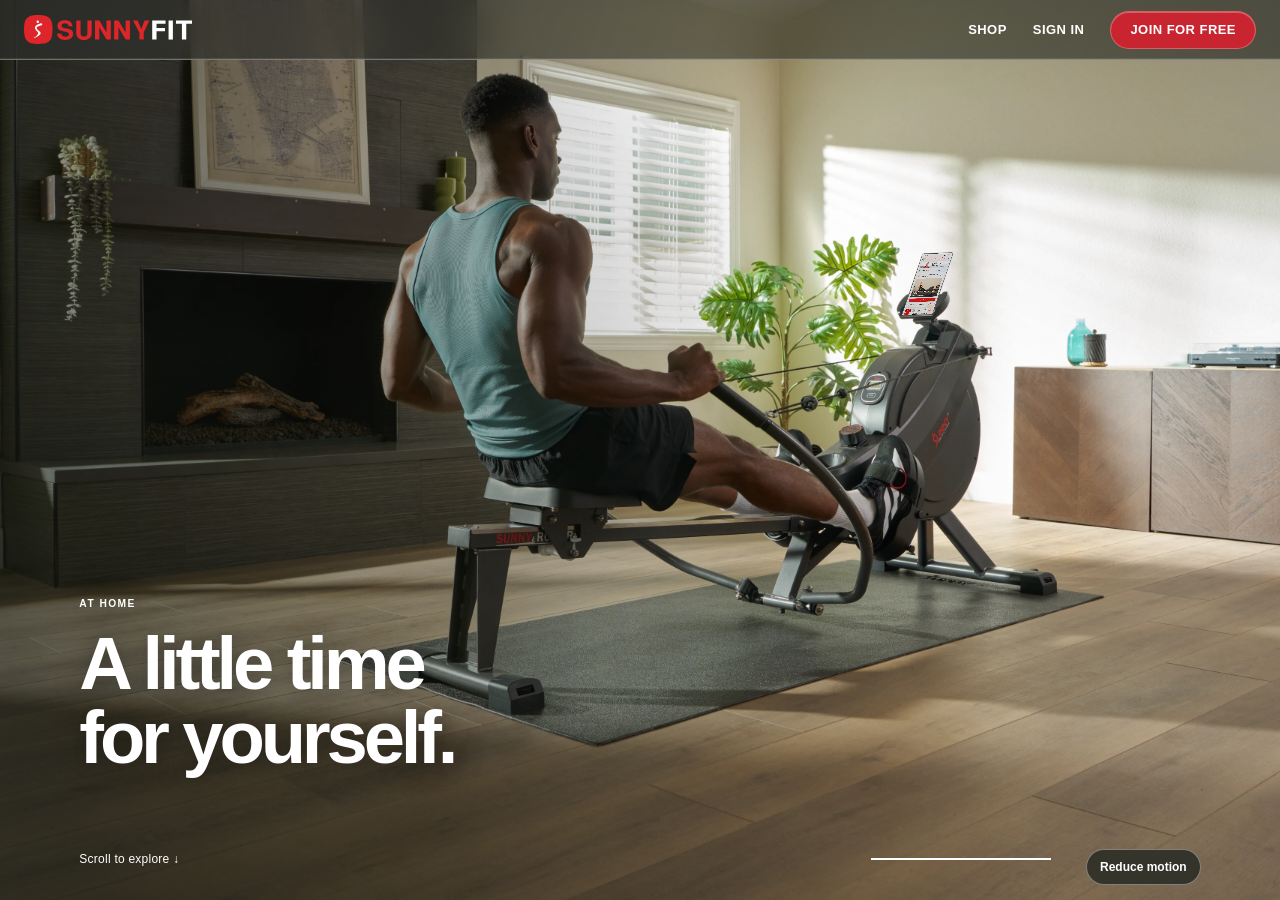
<file: index.html>
<!doctype html>
<html lang="en">
<head>
<meta charset="utf-8">
<meta name="viewport" content="width=device-width, initial-scale=1, viewport-fit=cover">
<meta name="theme-color" content="#191b19">
<link rel="icon" href="media/saving-mark.png">
<title>SunnyFit 3.0</title>
<link rel="stylesheet" href="workout.css">
<style>
:root{
  --ink:#20231f;--paper:#f8f6f2;--gutter:clamp(22px,6.2vw,120px);--bar:60px;
  font-family:Inter,"Helvetica Neue",Arial,sans-serif;color-scheme:light
}
*{box-sizing:border-box}
html,body{margin:0;height:100%;overflow:hidden;background:#181b18;color:#fff}
a{color:inherit}
button,summary{font:inherit}
a:focus-visible,button:focus-visible,summary:focus-visible{outline:3px solid #ffb0ad;outline-offset:3px}
.site-bar,.menu-sheet{
  border:1px solid #ffffff51;
  background:linear-gradient(110deg,rgba(46,47,44,.72),rgba(48,51,47,.58) 55%,rgba(45,48,44,.68));
  -webkit-backdrop-filter:blur(22px) saturate(148%);backdrop-filter:blur(22px) saturate(148%);
  box-shadow:inset 0 1px 0 #ffffff45,inset 0 -1px 0 #ffffff16,0 5px 22px #171a1519;color:#fff
}
.site-bar{position:fixed;z-index:5;inset:0 0 auto;height:var(--bar);border:0;border-bottom:1px solid #ffffff50;border-radius:0;padding:0 24px;display:flex;align-items:center;justify-content:space-between;box-shadow:inset 0 -1px 0 #ffffff16}
.site-brand{display:flex;align-items:center;min-height:44px;text-decoration:none}
.site-brand img{display:block;width:168px;height:auto}
.desktop-nav,.account-links{display:flex;align-items:center;gap:26px}
.desktop-nav a{text-decoration:none;text-transform:uppercase;font-size:13px;font-weight:650;letter-spacing:.035em;display:inline-flex;align-items:center;min-height:44px}
.desktop-nav a:hover,.menu-sheet a:hover{text-decoration:underline;text-underline-offset:4px}
.desktop-nav .join,.account-links .join{
  min-height:38px;padding:0 19px;display:inline-flex;justify-content:center;align-items:center;border-radius:999px;
  background:#c92531;color:white;border:1px solid #ffffff44;box-shadow:inset 0 1px 0 #ffffff42;font-weight:700
}
.menu-trigger,.menu-close{display:none;place-items:center;width:44px;height:44px;padding:0;border:0;border-radius:50%;background:transparent;color:white;cursor:pointer}
.menu-trigger span,.menu-trigger span:before,.menu-trigger span:after{width:21px;height:2px;border-radius:2px;background:currentColor;display:block}
.menu-trigger span:before,.menu-trigger span:after{content:"";position:relative;top:-6px}
.menu-trigger span:after{top:4px}
.menu-sheet{position:fixed;inset:76px 12px auto auto;max-height:calc(100dvh - 92px);width:min(420px,calc(100vw - 24px));margin:0;border-radius:22px;padding:0 22px 22px;
 background:linear-gradient(145deg,rgba(40,44,40,.93),rgba(44,48,44,.87));overflow:auto}
.menu-sheet::backdrop{background:#171b193b}
.menu-top{display:flex;justify-content:space-between;align-items:center;padding:10px 0 2px;font-weight:650}
.menu-close{display:grid;font-size:26px}
.menu-sheet details{border-bottom:1px solid #ffffff36}
.menu-sheet summary{list-style:none;cursor:pointer;display:flex;align-items:center;justify-content:space-between;min-height:52px;font-weight:600}
.menu-sheet summary::-webkit-details-marker{display:none}
.menu-sheet summary:after{content:"";display:block;width:8px;height:8px;border-bottom:1.5px solid;border-right:1.5px solid;transform:rotate(45deg);margin:0 5px 4px 0}
.menu-sheet details[open] summary:after{transform:rotate(225deg);margin-bottom:-4px}
.menu-sheet details a{min-height:40px;display:flex;align-items:center;padding:0 8px;text-decoration:none;color:#f1f3eb;font-size:14px}
.account-links{margin-top:22px;gap:12px}.account-links a{min-height:44px;text-decoration:none;font-size:14px}
.account-links .signin{padding:0 18px;display:inline-flex;align-items:center;border:1px solid #ffffff66;border-radius:999px}
.skip{position:fixed;z-index:8;left:20px;top:12px;padding:12px 18px;background:#191c19;color:#fff;transform:translateY(-170%)}
.skip:focus{transform:none}
.track{position:fixed;inset:0;z-index:2;overflow-x:hidden;overflow-y:auto;overscroll-behavior:contain;scrollbar-width:none;touch-action:pan-y pinch-zoom}
.track::-webkit-scrollbar{display:none}
.track:focus-visible{outline:2px solid #ffb0ad;outline-offset:-3px}
.scroll-distance{height:450vh;height:450svh;position:relative;pointer-events:none}
#sunnyfit-home{position:absolute;bottom:0;height:100%;max-height:100vh;pointer-events:none}
.stage{position:fixed;inset:0;overflow:hidden;background:#1b1e1b;isolation:isolate}
canvas{display:block;position:absolute;inset:0;width:100%;height:100%}
.copy{position:absolute;left:var(--gutter);max-width:47%;pointer-events:none}
.gym-copy{bottom:14%;text-shadow:0 2px 26px #16171088}
.home-copy{top:49%;transform:translateY(-50%);color:var(--ink);opacity:0}
.eyebrow{font-size:clamp(10px,.8vw,13px);font-weight:700;letter-spacing:.14em;text-transform:uppercase;margin:0 0 18px}
h1,h2{margin:0;font-size:clamp(48px,5.8vw,110px);line-height:.99;letter-spacing:-.056em;font-weight:600;text-wrap:balance}
.support{font-size:clamp(16px,1.34vw,23px);line-height:1.45;color:#545950;max-width:29ch;margin:22px 0 0}
footer{position:absolute;bottom:clamp(14px,3.8vh,44px);inset-inline:var(--gutter);display:flex;align-items:center;justify-content:space-between;font-size:12px;letter-spacing:.02em;color:#fff}
.rail{width:min(180px,23vw);height:2px;background:currentColor;position:relative}
.rail span{display:block;background:#df2b33;height:3px;position:absolute;inset:0 auto auto 0;width:0}
.motion-toggle{position:fixed;z-index:5;right:var(--gutter);bottom:calc(15px + env(safe-area-inset-bottom));min-height:36px;padding:0 13px;border:1px solid #ffffff60;border-radius:999px;background:#232722c9;color:#fff;font-size:12px;font-weight:600;cursor:pointer;-webkit-backdrop-filter:blur(12px);backdrop-filter:blur(12px)}
footer{right:calc(var(--gutter) + 150px)}
@media(max-width:1023px){
 :root{--bar:52px}
 .site-bar{height:calc(var(--bar) + env(safe-area-inset-top));padding:env(safe-area-inset-top) 12px 0 20px}
 .site-brand img{width:137px}.desktop-nav{display:none}.menu-trigger{display:grid}
 .menu-sheet{top:calc(68px + env(safe-area-inset-top))}
}
@media(max-width:740px) and (orientation:portrait),(max-aspect-ratio:4/5){
 :root{--gutter:clamp(18px,5.4vw,32px)}
 .copy{max-width:calc(100% - var(--gutter) * 2)}
 .gym-copy{bottom:12%}.home-copy{top:66%;transform:none}
 .eyebrow{margin-bottom:10px;font-size:10px}
 h1,h2{font-size:clamp(33px,min(10.5vw,6.8svh),68px);line-height:1.02}
 .support{margin-top:10px;font-size:clamp(14px,3.75vw,19px);max-width:34ch}
 footer{bottom:calc(18px + env(safe-area-inset-bottom));font-size:11px}
}
@media(max-height:500px) and (orientation:landscape){.gym-copy{bottom:17%}.eyebrow{margin-bottom:8px}.support{margin-top:8px}h1,h2{font-size:clamp(31px,5vw,54px)}}
@supports not ((backdrop-filter:blur(2px)) or (-webkit-backdrop-filter:blur(2px))){.site-bar,.menu-sheet{background:#353a36f5}}
@media(max-width:740px){footer .rail{display:none}}

html:has(.menu-sheet[open]){overflow:hidden}.menu-sheet{overscroll-behavior:contain}
</style>
</head>
<body>
<a class="skip" href="#sunnyfit-home">Skip to SunnyFit Home</a>
<header class="site-bar">
  <a class="site-brand" href="#home-gym" aria-label="SunnyFit home"><img id="logo" src="media/logo.svg" width="188" height="32" alt="SunnyFit"></a>
  <nav class="desktop-nav" aria-label="Main navigation">
    <a href="https://sunnyhealthfitness.com/">Shop</a>
    <a href="https://sunnyfit.com/sign">Sign in</a>
    <a class="join" href="https://sunnyfit.com/signup">Join for free</a>
  </nav>
  <button class="menu-trigger" type="button" aria-label="Open menu" aria-controls="site-menu" aria-expanded="false"><span aria-hidden="true"></span></button>
</header>
<dialog id="site-menu" class="menu-sheet" aria-label="Main navigation">
  <div class="menu-top">Menu<button class="menu-close" type="button" aria-label="Close menu">×</button></div>
  <nav aria-label="Mobile navigation">
    <details><summary>About</summary><a href="https://sunnyhealthfitness.com/pages/about-us">Our Story</a><a href="https://sunnyhealthfitness.com/pages/press">Press</a></details>
    <details><summary>Support</summary><a href="https://sunnyhealthfitness.com/pages/sunnyfit-app-faq">Help Center</a><a href="https://support.sunnyhealthfitness.com/hc/en-us">Contact Us</a></details>
    <details><summary>Legal</summary><a href="https://sunnyfit.com/foot/privacy">Privacy Policy</a><a href="https://sunnyfit.com/foot/terms">Terms</a></details>
    <div class="account-links"><a class="join" href="https://sunnyfit.com/signup">Join for free</a><a class="signin" href="https://sunnyfit.com/sign">Sign in</a></div>
  </nav>
</dialog>
<div class="track" tabindex="0" role="region" aria-label="SunnyFit workout story"><div class="scroll-distance"><div id="home-gym"></div><div id="sunnyfit-home"></div></div><button class="phone-target" id="weekly-open" type="button" hidden aria-label="View your weekly report"></button></div>
<main class="stage">
 <video id="course-film" muted playsinline preload="none" aria-hidden="true" src="media/row-workout.mp4"></video>
 <canvas role="img" aria-label="A rower at home starts a SunnyFit class, follows the coach, and reviews the completed session."></canvas>
 <section class="copy gym-copy"><p class="eyebrow">At home</p><h1>A little time<br>for yourself.</h1></section>
 <section class="copy home-copy"><p class="eyebrow">Your personal fitness guide</p><h2>Know what<br>to do next.</h2><p class="support">Personalized guidance for your next workout.</p></section>
 <section class="copy session-copy" aria-hidden="true"><p class="eyebrow">During your workout</p><h2>Move at your<br>own pace.</h2><p class="support">Follow your coach through rowing and strength intervals. See every stroke add up.</p></section>
 <section class="copy result-copy" aria-hidden="true"><p class="eyebrow">After your workout</p><h2>Every move<br> counts.</h2><p class="support"></p></section>
 <section class="copy next-copy" aria-hidden="true"><p class="eyebrow">Your dynamic plan</p><h2>A plan for today.</h2><p class="support">Find your next workout in 3,000+ courses and 10,000+ scenic routes, with a recommendation that fits your day.</p></section>
 <section class="copy report-copy" aria-hidden="true"><p class="eyebrow">Weekly report</p><h2>Your week in review.</h2><p class="support"></p></section>
 <section class="copy report-copy community-copy" aria-hidden="true"><p class="eyebrow">SunnyFam Community</p><h2>Share your week.</h2><p class="support">Bring your weekly report to SunnyFam and celebrate the workouts you made time for.</p></section>
 <span class="assistive-status" role="status" aria-live="polite"></span>
 <footer><span class="scroll-hint">Scroll to explore ↓</span><span class="rail" aria-hidden="true"><span></span></span></footer>
</main>
<iframe id="weekly-frame" title="SunnyFit Weekly Report" tabindex="-1" hidden></iframe>
<div class="brand-finale" hidden>
  <div class="brand-field" aria-hidden="true"></div>
  <svg class="finale-orb" xmlns="http://www.w3.org/2000/svg" viewBox="7.6 7.6 40.8 40.8" fill="none" aria-hidden="true">
    <defs>
    <clipPath id="sf-ai-ball-1-clip">
    <circle cx="28" cy="28" r="16"/>
    </clipPath>
    <radialGradient id="sf-ai-ball-1-base" cx=".34" cy=".26" r=".85">
    <stop stop-color="#fff9ec" stop-opacity=".08"/>
    <stop offset=".62" stop-color="#e3e9e4" stop-opacity=".08"/>
    <stop offset="1" stop-color="#9aafa8" stop-opacity=".25"/>
    </radialGradient>
    <radialGradient id="sf-ai-ball-1-shine" cx=".3" cy=".2" r=".8">
    <stop stop-color="#fff" stop-opacity=".17"/>
    <stop offset=".48" stop-color="#fff" stop-opacity=".015"/>
    <stop offset=".8" stop-color="#dceae4" stop-opacity=".035"/>
    <stop offset="1" stop-color="#829b91" stop-opacity=".18"/>
    </radialGradient>
    <linearGradient id="sf-ai-ball-1-rim" x1="14" y1="10" x2="42" y2="47" gradientUnits="userSpaceOnUse">
    <stop stop-color="#fff" stop-opacity=".96"/>
    <stop offset=".46" stop-color="#fff7e8" stop-opacity=".7"/>
    <stop offset="1" stop-color="#97aaa5" stop-opacity=".42"/>
    </linearGradient>
    <filter id="sf-ai-ball-1-blur" x="-70%" y="-70%" width="240%" height="240%">
    <feGaussianBlur stdDeviation="2.8"/>
    </filter>
    <filter id="sf-ai-ball-1-soft" x="-60%" y="-60%" width="220%" height="220%">
    <feGaussianBlur stdDeviation="2.5"/>
    </filter>
    </defs>
    <g>
    <circle cx="28" cy="28" r="20" fill="url(#sf-ai-ball-1-base)" class="sf-ai-ball__body"/>
    <g clip-path="url(#sf-ai-ball-1-clip)">
    <g data-face-track="colours" transform="translate(-1.3 -4.199999999999999)" class="sf-ai-ball__face-track">
    <g filter="url(#sf-ai-ball-1-blur)" class="sf-ai-ball__colours">
    <circle cx="24" cy="22" r="11.5" fill="#ffe0a5" opacity=".96" class="sf-ai-ball__warm"/>
    <circle cx="28" cy="33" r="12.3" fill="#ff747f" opacity=".94" class="sf-ai-ball__accent"/>
    <circle cx="36" cy="26" r="8" fill="#aabeb7" opacity=".22" class="sf-ai-ball__depth"/>
    </g>
    </g>
    </g>
    <g data-layer="glass-cover" class="sf-ai-ball__glass">
    <circle cx="28" cy="28" r="20" fill="url(#sf-ai-ball-1-shine)"/>
    <circle cx="28" cy="28" r="19.6" stroke="url(#sf-ai-ball-1-rim)" stroke-width=".8"/>
    <path d="M12.5 25.5C13.7 17.6 18 13.4 24.7 12.6" stroke="white" stroke-opacity=".65" stroke-width=".65" stroke-linecap="round"/>
    </g>
    </g>
    <g data-face-track="eyes" data-layer="eyes-outside-glass">
    <g class="sf-ai-ball__eyes">
    <g transform="translate(20.461188189758836 25.905354709909517) rotate(5.4047406629633405)" class="sf-ai-ball__eye">
    <g data-eye="0" class="sf-ai-ball__lid">
    <rect x="-2" y="-4.5" width="4" height="9" rx="2" fill="white"/>
    </g>
    </g>
    <g transform="translate(28.393582222089655 26.655848911338897) rotate(5.4047406629633405)" class="sf-ai-ball__eye">
    <g data-eye="1" class="sf-ai-ball__lid">
    <rect x="-2" y="-4.5" width="4" height="9" rx="2" fill="white"/>
    </g>
    </g>
    </g>
    </g>
    </svg>
  <section class="brand-end" aria-hidden="true" inert>
    <h2 class="brand-lockup" aria-label="SunnyFit 3.0"><img src="media/logo-on-light.svg" alt=""><span class="brand-version" aria-hidden="true">3.<span class="brand-zero">0</span></span></h2>
    <p class="brand-slogan">Fit For Everyone</p>
    <nav class="brand-download" aria-label="Download SunnyFit">
      <a href="https://apps.apple.com/us/app/sunnyfit-for-home-fitness/id1600604256">App Store</a>
      <span aria-hidden="true">·</span>
      <a href="https://play.google.com/store/apps/details?id=com.amoyyg.sunny">Google Play</a>
    </nav>
  </section>
</div>
<button class="motion-toggle" type="button" aria-label="Reduced motion" aria-pressed="false">Reduce motion</button>
<div class="screen-sources" hidden>
 <img id="course-cover" src="media/course-cover.png" alt=""><img id="result-layout" src="media/result-refined.png" alt="">
 <img id="rank-avatars" src="media/rank-avatars.png" alt=""><img id="save-mark" src="media/saving-mark.png" alt="">
 <img id="course-poster" src="media/row-poster.webp" alt="">
<img id="room-soft" alt="" src="media/room-soft.webp">
<img id="room-mid" alt="" src="media/room-mid.webp">
<img id="room-near" alt="" src="media/room-near.webp">
 <img id="room" src="media/room.webp" alt="">
 <!-- Alpha 578:2220 artwork. The rowing course card and its fields are filled by homeScreen(). -->
 <img id="screen" src="media/screen.png" alt="">
</div>
<script src="workout.js"></script>
<script>
'use strict';
const PHOTO = { width:6000, height:4000 };
const DEVICE = { width:312, height:8+304*812/375 };
// Measured in the uncropped campaign photo. The bottom edge meets the inner lip of the holder.
const mounted = { a:137/DEVICE.width, b:-6/DEVICE.width, c:-94/DEVICE.height, d:277/DEVICE.height, x:4256, y:1128 };
const lip = [[4142,1406],[4164,1401],[4300,1395],[4310,1380],[4318,1383],[4312,1408],[4156,1419]];

function drawHandset(ctx, ui) {
  const {width:w,height:h}=DEVICE;
  ctx.save();
  const rim=ctx.createLinearGradient(0,0,w,0);
  rim.addColorStop(0,'#666a67'); rim.addColorStop(.022,'#202321');
  rim.addColorStop(.975,'#151815'); rim.addColorStop(1,'#6e726d');
  ctx.fillStyle=rim;
  ctx.beginPath(); ctx.roundRect(0,0,w,h,17); ctx.fill();
  ctx.beginPath(); ctx.roundRect(4,4,w-8,h-8,13); ctx.clip();
  ctx.drawImage(ui,4,4,w-8,h-8);
  ctx.restore();
}
function clipLip(ctx) {
  ctx.beginPath(); lip.forEach(([x,y],i)=>i?ctx.lineTo(x,y):ctx.moveTo(x,y)); ctx.closePath(); ctx.clip();
}
const room=document.querySelector('#room'),screen=document.querySelector('#screen');
const canvas=document.querySelector('.stage canvas'),stage=document.querySelector('.stage');
const ctx=canvas.getContext('2d',{alpha:false}),phoneTexture=document.createElement('canvas');
const gymCopy=document.querySelector('.gym-copy'),homeCopy=document.querySelector('.home-copy');
const footer=document.querySelector('footer'),hint=document.querySelector('.scroll-hint'),rail=document.querySelector('.rail span');
const reduced=matchMedia('(prefers-reduced-motion:reduce)');
const track=document.querySelector('.track'),motionToggle=document.querySelector('.motion-toggle');
const motionKey='sunnyfit.story.motion';
function selectedMode(){
  const requested=new URLSearchParams(location.search).get('motion');
  if(['on','reduce','system'].includes(requested))return requested;
  try{const saved=localStorage.getItem(motionKey);if(['on','reduce','system'].includes(saved))return saved}catch{}
  const localPreview=location.protocol==='file:'||['127.0.0.1','localhost','[::1]'].includes(location.hostname);
  return localPreview?'on':'system';
}
let motionMode=selectedMode();
function lowMotion(){return motionMode==='reduce'||(motionMode==='system'&&reduced.matches)}
const narrow=matchMedia('(max-width:740px) and (orientation:portrait),(max-aspect-ratio:4/5)');
const menu=document.querySelector('.menu-sheet'),trigger=document.querySelector('.menu-trigger');
trigger.addEventListener('click',()=>{
  menu.showModal();
  trigger.setAttribute('aria-expanded','true');
});
function closeMenu(){
  trigger.setAttribute('aria-expanded','false');
  menu.close();
}
document.querySelector('.menu-close').addEventListener('click',closeMenu);
menu.addEventListener('cancel',event=>{event.preventDefault();closeMenu()});
menu.addEventListener('click',event=>{
  const r=menu.getBoundingClientRect();
  if(event.target===menu&&(event.clientX<r.left||event.clientX>r.right||event.clientY<r.top||event.clientY>r.bottom))closeMenu();
});
menu.addEventListener('close',()=>{
  trigger.setAttribute('aria-expanded','false');
  menu.querySelectorAll('details[open]').forEach(el=>el.open=false);
});
matchMedia('(min-width:1024px)').addEventListener('change',event=>{if(event.matches&&menu.open)closeMenu()});

const mix=(a,b,t)=>a+(b-a)*t;
function ease(start,end,t){
  const x=Math.max(0,Math.min(1,(t-start)/(end-start)));
  return x*x*(3-2*x);
}
const handsetPose=new DOMMatrix([mounted.a,mounted.b,mounted.c,mounted.d,mounted.x,mounted.y]);
const plane=new DOMMatrix([mounted.a,mounted.b,mounted.c,mounted.d,0,0]);
const pitch=Math.sqrt(plane.a*plane.d-plane.b*plane.c);
const faceOn=new DOMMatrix().scale(pitch).multiply(plane.inverse());
let ready=false,dirty=false;
function shot(t,w,h,mobile){
  const establishingHeight=mobile?h*.765:h;
  const wide=Math.max(w/PHOTO.width,establishingHeight/PHOTO.height);
  const left=(w-wide*PHOTO.width)*(mobile?.57:.5);
  const top=(establishingHeight-wide*PHOTO.height)*(mobile?.25:.09);
  const subject=new DOMPoint(DEVICE.width/2,DEVICE.height/2);
  const subjectInRoom=subject.matrixTransform(handsetPose);
  const startX=left+wide*subjectInRoom.x,startY=top+wide*subjectInRoom.y;
  const wideUnit=wide*pitch;
  const safeTop=w<1024?75:90;
  const finalH=mobile?Math.min(h*.55,w*1.43,h*.626-safeTop):Math.min(h*.735,w*.66,h-safeTop-32);
  const endUnit=Math.max(1,finalH)/DEVICE.height;
  const finalMidX=w*(mobile?.5:.73);
  const finalMidY=mobile?(safeTop+h*.626)/2:(safeTop+h*.92)/2;
  // One dolly from the original photograph to the layout's final handset size.
  const travel=Math.min(1,t/.95);
  const dolly=travel*(1+travel*(1-travel));
  const unit=Math.exp(mix(Math.log(wideUnit),Math.log(endUnit),dolly));
  const x=mix(startX,finalMidX,dolly),y=mix(startY,finalMidY,dolly);
  // Correct the camera's viewing angle for the entire physical scene. A separately
  // rotated handset would leave the baked holder behind as the lens approaches.
  const angle=ease(.23,.84,t);
  const orient=new DOMMatrix([mix(1,faceOn.a,angle),faceOn.b*angle,faceOn.c*angle,mix(1,faceOn.d,angle),0,0]);
  const world=new DOMMatrix().translate(x,y).scale(unit/pitch).multiply(orient).translate(-subjectInRoom.x,-subjectInRoom.y);
  return {world,phone:world.multiply(handsetPose),focus:ease(.22,.95,t)};
}
function applyMatrix(m){ctx.transform(m.a,m.b,m.c,m.d,m.e,m.f)}
function drawRoom(frame,mobile,t,w,h,widePlate=room){
  ctx.fillStyle='#1b1d19';ctx.fillRect(0,0,w,h);
  ctx.save();applyMatrix(frame.world);
  // Precomputed circular apertures sample the same photograph in linear light.
  // Apply them in room coordinates so leaves and highlights stay registered.
  let level=0;
  while(level<focusPlates.length-2&&frame.focus>focusPlates[level+1].at)level++;
  const from=focusPlates[level],to=focusPlates[level+1];
  const blend=(frame.focus-from.at)/(to.at-from.at);
  if(blend<1)ctx.drawImage(level===0?widePlate:from.image,0,0,PHOTO.width,PHOTO.height);
  if(blend>0){
    ctx.globalAlpha=blend;ctx.drawImage(to.image,0,0,PHOTO.width,PHOTO.height);ctx.globalAlpha=1;
  }
  if(mobile){
    const floor=ctx.createLinearGradient(0,PHOTO.height*.68,0,PHOTO.height);
    floor.addColorStop(0,'#1b1d1900');floor.addColorStop(1,'#1b1d19');
    ctx.fillStyle=floor;ctx.fillRect(0,PHOTO.height*.68,PHOTO.width,PHOTO.height*.32+1);
  }
  ctx.restore();
  if(!mobile&&t<.29){
    const shade=ctx.createLinearGradient(0,h*.7,w*.65,h*.35);
    shade.addColorStop(0,'#12160fa8');shade.addColorStop(1,'#12160f00');
    ctx.save();ctx.globalAlpha=1-ease(.09,.29,t);ctx.fillStyle=shade;ctx.fillRect(0,0,w,h);ctx.restore();
  }
}
function lightBehindCopy(w,h,mobile,t){
  const reveal=ease(.58,.94,t);
  if(!reveal)return;
  const light=mobile?ctx.createLinearGradient(0,h*.54,0,h*.92):ctx.createLinearGradient(0,0,w*.68,0);
  light.addColorStop(0,mobile?'#faf8f200':'#faf8f2ef');
  light.addColorStop(mobile?.43:.46,mobile?'#faf8f2c9':'#faf8f2d9');
  light.addColorStop(1,mobile?'#faf8f2f2':'#faf8f200');
  ctx.save();ctx.globalAlpha=reveal;ctx.fillStyle=light;ctx.fillRect(0,0,w,h);ctx.restore();
}
function paint(){
  dirty=false;
  if(!ready)return;
  const w=stage.clientWidth,h=stage.clientHeight,pixelRatio=Math.min(devicePixelRatio||1,2);
  if(!w||!h)return;
  const cw=Math.round(w*pixelRatio),ch=Math.round(h*pixelRatio);
  if(canvas.width!==cw||canvas.height!==ch){canvas.width=cw;canvas.height=ch}
  ctx.setTransform(cw/w,0,0,ch/h,0,0);
  const progress=Math.max(0,Math.min(1,track.scrollTop/Math.max(1,track.scrollHeight-track.clientHeight)));
  const opening=Math.min(1,track.scrollTop/(track.clientHeight*3.5));
  const t=lowMotion()?(opening<.5?0:1):opening;
  const mobile=narrow.matches,frame=shot(t,w,h,mobile);
  if(workout.renderAfterHome(w,h,mobile,progress))return;
  drawRoom(frame,mobile,t,w,h);
  lightBehindCopy(w,h,mobile,t);
  // The original Home artwork is drawn after the optical background, in focus.
  ctx.save();applyMatrix(frame.phone);
  ctx.drawImage(phoneTexture,0,0,DEVICE.width,DEVICE.height);
  if(t<.42){
    ctx.fillStyle='rgba(23,24,18,'+(.17*(1-ease(.10,.42,t)))+')';
    ctx.beginPath();ctx.roundRect(4,4,DEVICE.width-8,DEVICE.height-8,13);ctx.fill();
  }
  ctx.restore();
  const lipVisibility=1-ease(.27,.64,t);
  if(lipVisibility>0){
    ctx.save();ctx.globalAlpha=lipVisibility;applyMatrix(frame.world);clipLip(ctx);
    ctx.drawImage(room,0,0,PHOTO.width,PHOTO.height);ctx.restore();
  }
  const first=1-ease(.05,.27,t),last=ease(.68,.94,t);
  gymCopy.style.opacity=String(first);homeCopy.style.opacity=String(last);
  gymCopy.setAttribute('aria-hidden',String(first<.01));homeCopy.setAttribute('aria-hidden',String(last<.01));
  footer.style.opacity=String(Math.max(1-ease(.12,.27,t),ease(.86,.98,t)));
  footer.style.color=t<.6?'white':'#343830';
  hint.textContent=t<.95?'Scroll to explore ↓':'Scroll to start ↓';
  rail.style.width=Math.round(rail.parentElement.clientWidth*progress)+'px';
  if(opening>=.90)workout.prepareFilm();
}
function queuePaint(){if(!dirty){dirty=true;requestAnimationFrame(paint)}}
function syncMode(){
  motionToggle.setAttribute('aria-pressed',String(lowMotion()));
  motionToggle.textContent=lowMotion()?'Enable camera motion':'Reduce motion';
  queuePaint();
}
motionToggle.addEventListener('click',()=>{
  motionMode=lowMotion()?'on':'reduce';
  try{localStorage.setItem(motionKey,motionMode)}catch{}
  if(location.search.includes('motion=')){
    const next=new URL(location.href);next.searchParams.set('motion',motionMode);
    try{history.replaceState(null,'',next)}catch{}
  }
  syncMode();
});
document.querySelector('.skip').addEventListener('click',event=>{
  event.preventDefault();workout.goHome();track.focus({preventScroll:true});
});
document.querySelector('.site-brand').addEventListener('click',event=>{
  event.preventDefault();track.scrollTop=0;
});
window.addEventListener('resize',queuePaint);
track.addEventListener('scroll',queuePaint,{passive:true});
window.addEventListener('keydown',event=>{
  if(menu.open||event.defaultPrevented||event.altKey||event.ctrlKey||event.metaKey||event.target===track||event.target.closest('button,a,summary,input,textarea,[contenteditable]'))return;
  const delta={ArrowDown:52,ArrowUp:-52,PageDown:track.clientHeight*.8,PageUp:-track.clientHeight*.8,Home:-track.scrollHeight,End:track.scrollHeight,' ':track.clientHeight*(event.shiftKey?-.8:.8)}[event.key];
  if(delta!==undefined){event.preventDefault();track.scrollTop+=delta}
});
reduced.addEventListener('change',syncMode);syncMode();
const focusPlates=[{at:0,image:room},{at:.15,image:document.querySelector('#room-soft')},
  {at:.53,image:document.querySelector('#room-mid')},{at:1,image:document.querySelector('#room-near')}];
const workout=createWorkoutStory();
Promise.all([screen,...focusPlates.map(plate=>plate.image),...workout.images].map(image=>image.decode())).then(()=>{
  const density=screen.naturalWidth/DEVICE.width;
  phoneTexture.width=screen.naturalWidth;phoneTexture.height=Math.ceil(DEVICE.height*density);
  const texture=phoneTexture.getContext('2d');
  texture.scale(density,density);drawHandset(texture,workout.homeScreen());
  ready=true;workout.goScene(new URLSearchParams(location.search).get('scene'));queuePaint();
});
</script>
</body>
</html>
</file>
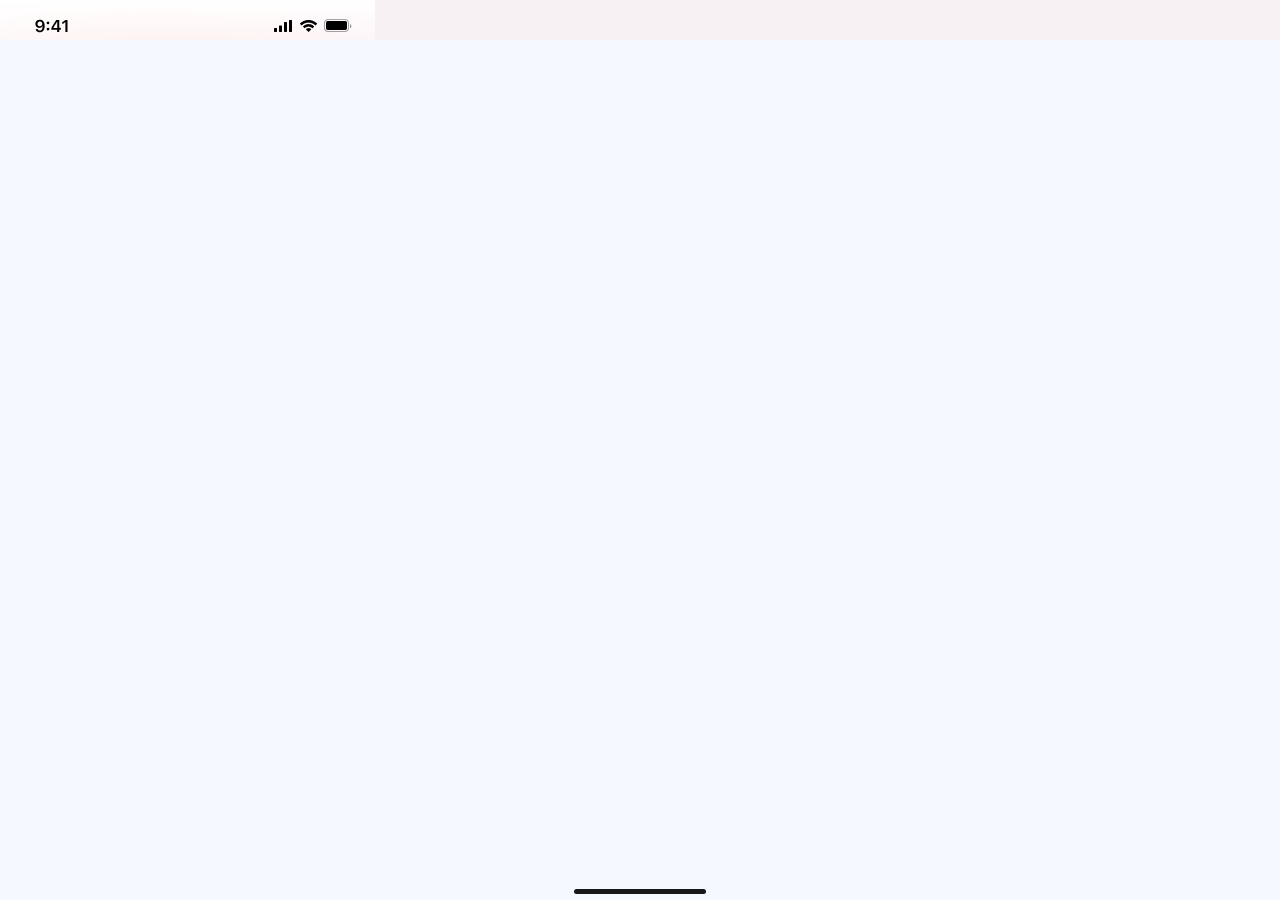
<file: report.html>
<!doctype html>
<html lang="en">
<head>
<meta charset="utf-8"><meta name="viewport" content="width=device-width,initial-scale=1">
<title>SunnyFit Weekly Report</title>
<style>
*{box-sizing:border-box}html{font-size:16px;scrollbar-width:none}html::-webkit-scrollbar{display:none}body{margin:0;background:#f5f8fe;color:#202027;font-family:-apple-system,BlinkMacSystemFont,Arial,sans-serif}
.phone-status{position:sticky;top:0;height:40px;z-index:60;background:#f7f1f3 url('media/screen.png') left top / 375px 812px no-repeat;pointer-events:none}
html body .weekly_report.weekly_report_c .report_header{top:40px}
html .report_header .share_action{overflow:visible;transform:scale(var(--tap-scale,1));transition:none}
.report_header .share_action::after{content:'';position:absolute;pointer-events:none;left:50%;top:50%;width:var(--tap-ring,18px);height:var(--tap-ring,18px);transform:translate(-50%,-50%);border:2px solid #fff;border-radius:50%;box-shadow:0 0 0 1px #bb48585e,0 0 10px #ed755262;background:radial-gradient(circle,#f8a29e70 calc(var(--tap-core,12px) / 2),transparent calc(var(--tap-core,12px) / 2 + 1px));opacity:var(--tap-strength,0)}
.phone-indicator{position:fixed;bottom:0;left:0;width:100%;height:18px;z-index:65;background:linear-gradient(transparent,#f5f8fe);pointer-events:none}
.phone-indicator::after{content:'';display:block;margin:7px auto 0;width:132px;height:5px;border-radius:3px;background:#18181b}
</style></head>
<body><div class="phone-status" aria-hidden="true"></div><div id="report"></div><div class="phone-indicator" aria-hidden="true"></div><div id="social"></div><script src="report-ui/report.js"></script></body>
</html>
</file>
<file: workout.css>
.track .scroll-distance{height:2510vh;height:2510svh}
.brand-finale{position:fixed;z-index:4;inset:0;overflow:hidden;pointer-events:none}
.brand-field,.brand-end{position:absolute;inset:0}
.brand-field{background:radial-gradient(ellipse at 28% 4%,#fff0d6aa,transparent 52%),radial-gradient(ellipse at 83% 94%,#f8b8bd77,transparent 53%),#fffaf6}
.brand-field::after{content:'';position:absolute;inset:-12%;background:radial-gradient(ellipse at 47% 39%,#fff3c7 9%,#ffdad8 36%,#fcb5bc 52%,transparent 72%);opacity:var(--bloom,0)}
.finale-orb{position:absolute;transform:translate(-50%,-50%);display:block;max-width:none;aspect-ratio:1}
.brand-end{display:grid;align-items:center;justify-items:center;color:#252428}
.brand-lockup{display:flex;align-items:center;justify-content:center;gap:clamp(14px,2.4vw,40px);margin:0}
.brand-lockup img{width:clamp(170px,31vw,580px);height:auto}
.brand-version{font:550 clamp(37px,6.2vw,114px)/1 Inter,"Helvetica Neue",Arial,sans-serif;letter-spacing:-.075em;white-space:nowrap}
.use-orb-zero .brand-zero{display:inline-block;width:.76em;height:.75em;line-height:.75em;vertical-align:baseline;color:transparent}
.brand-finale.is-looking .sf-ai-ball__eyes{animation:brand-glance 7.6s ease-in-out infinite;transform-origin:28px 27px}
.brand-finale.is-looking .sf-ai-ball__colours{animation:brand-colours 7.6s ease-in-out infinite}
@keyframes brand-glance{0%,12%,100%{transform:translate(0,0)}33%,46%{transform:translate(6px,1px) rotate(-9deg)}70%,84%{transform:translate(-1px,1px) rotate(2deg)}}
@keyframes brand-colours{0%,12%,100%{transform:translateX(0)}33%,46%{transform:translateX(2.4px)}70%,84%{transform:translateX(-.5px)}}
.brand-slogan{position:absolute;top:calc(50% + clamp(35px,4.45vw,80px));margin:0;font-size:clamp(19px,2.15vw,38px);font-weight:450;letter-spacing:-.035em}
.brand-download{position:absolute;top:calc(50% + clamp(84px,10vw,167px));display:flex;align-items:center;gap:15px;font-size:clamp(13px,1.05vw,16px);color:#51464a}
.brand-download a{display:inline-flex;align-items:center;min-height:44px;text-decoration:underline;text-underline-offset:4px}
.brand-end:not([inert]) .brand-download a{pointer-events:auto}
#course-film{position:absolute;inset:50% auto auto 50%;width:2px;height:2px;pointer-events:none}
.session-copy,.result-copy{top:49%;transform:translateY(-50%);color:#20231f;opacity:0}
.stage .session-copy{max-width:32%}
.stage .session-copy h2,.stage .result-copy h2{font-size:clamp(45px,5.2vw,94px)}
.stage .result-copy{left:55%;max-width:39%}
.assistive-status{position:absolute;overflow:hidden;clip-path:inset(50%);width:1px;height:1px;white-space:nowrap}
.stage .next-copy,.stage .report-copy{top:49%;left:55%;max-width:39%;transform:translateY(-50%);color:var(--ink);opacity:0}
.stage .next-copy h2,.stage .report-copy h2{font-size:clamp(45px,5.2vw,94px)}
.phone-target{position:fixed;padding:0;border:0;background:transparent;border-radius:10px;touch-action:pan-y;cursor:pointer}
.phone-target:focus-visible{outline:3px solid #ba1f2b;outline-offset:1px}
#weekly-frame{position:fixed;left:0;top:0;width:375px;height:812px;margin:0;border:0;transform-origin:0 0;z-index:3;background:#f5f8fe}
@media(max-width:740px) and (orientation:portrait),(max-aspect-ratio:4/5){
 .stage .session-copy,.stage .result-copy{top:62%;left:var(--gutter);transform:none;max-width:calc(100% - var(--gutter)*2)}
 .stage .result-copy{top:70%}
 .stage .next-copy,.stage .report-copy{top:70%;left:var(--gutter);max-width:calc(100% - var(--gutter)*2);transform:none}
 .stage .next-copy h2,.stage .report-copy h2{font-size:clamp(31px,min(9vw,5.8svh),52px)}
 .stage .next-copy .support,.stage .report-copy .support{font-size:clamp(13px,3.6vw,16px);line-height:1.32;max-width:40ch}
 .stage .result-copy h2 br{display:none}
 .stage .result-copy .support{font-size:clamp(13px,3.6vw,16px);line-height:1.32;max-width:40ch}
 .stage .session-copy h2,.stage .result-copy h2{font-size:clamp(32px,min(10vw,6.3svh),60px)}
}
@media(max-height:500px) and (orientation:landscape){
 .stage .session-copy h2,.stage .result-copy h2{font-size:clamp(26px,4.1vw,45px)}
 .stage .next-copy h2,.stage .report-copy h2{font-size:clamp(26px,4.1vw,45px)}
}
</file>
